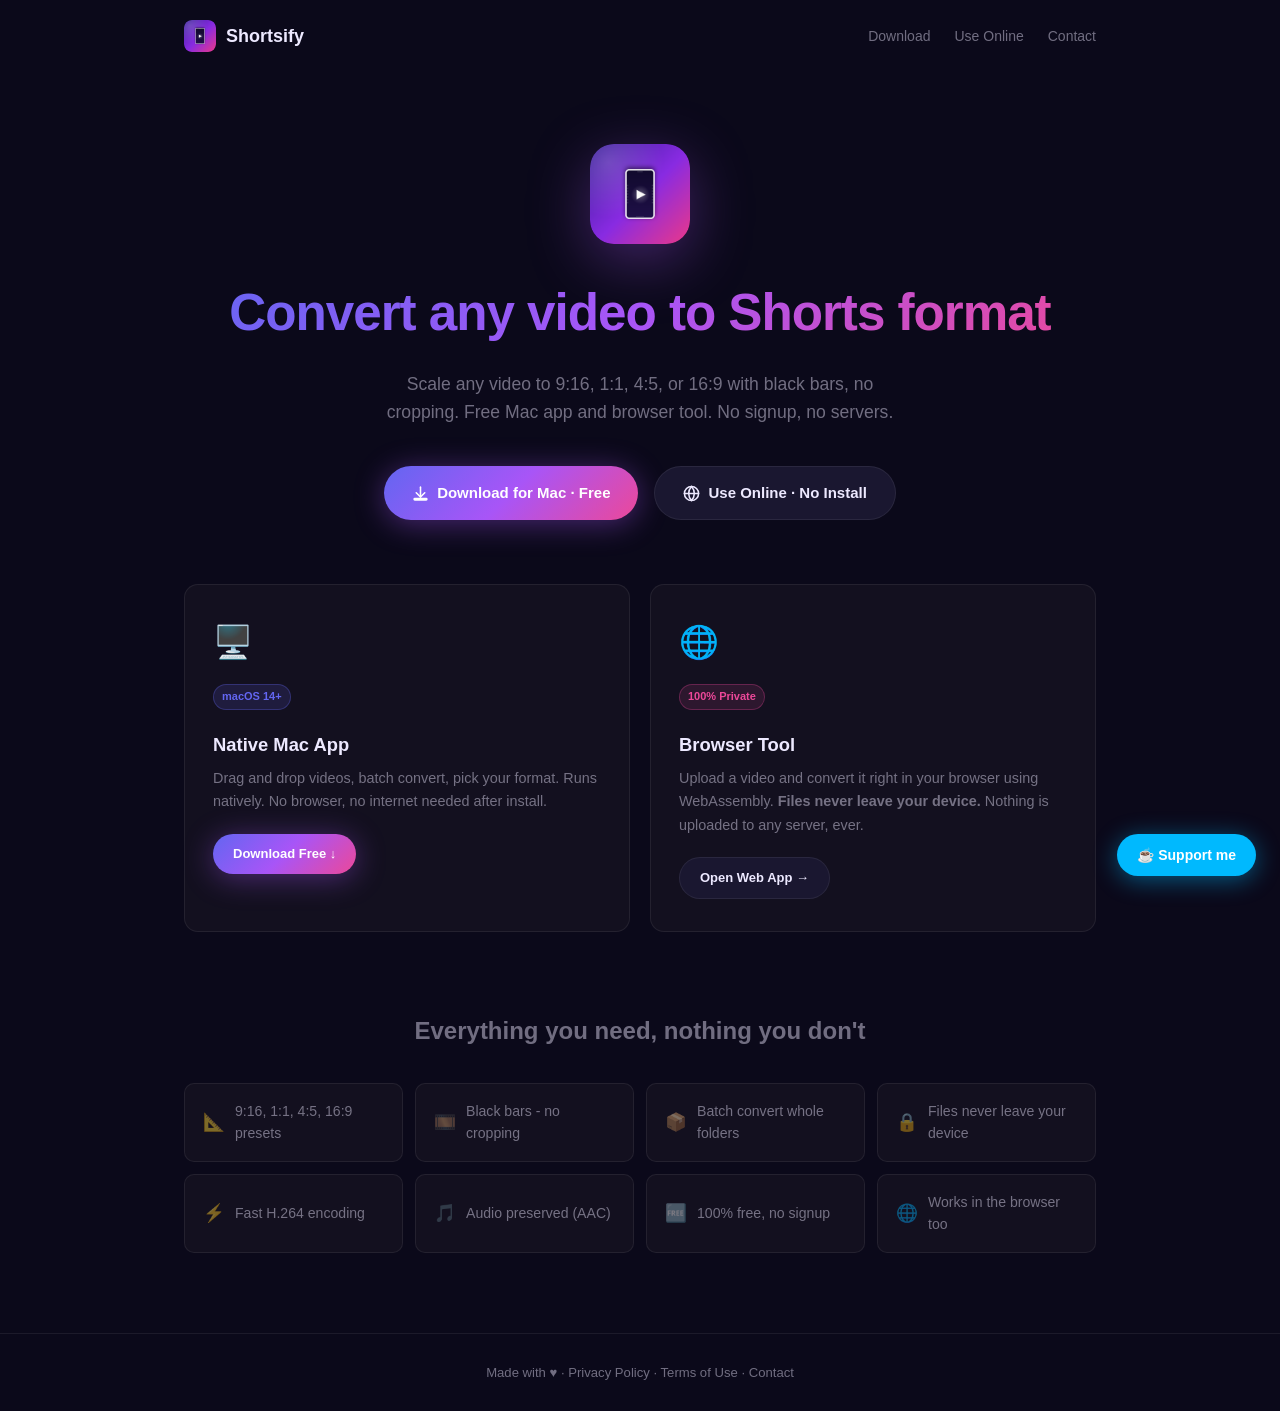
<file: docs/index.html>
<!DOCTYPE html>
<html lang="en">
<head>
  <meta charset="UTF-8" />
  <meta name="viewport" content="width=device-width, initial-scale=1.0" />
  <title>Shortsify · Convert Any Video to 9:16 Instantly</title>
  <meta name="description" content="Convert any video to YouTube Shorts, TikTok, or Instagram Reels format. Free Mac app and browser tool. No signup, no upload, 100% private." />
  <link rel="icon" type="image/png" href="icon.png" />
  <link rel="stylesheet" href="style.css" />

  <!-- Google tag (gtag.js) -->
  <script async src="https://www.googletagmanager.com/gtag/js?id=G-JB81H4N868"></script>
  <script>
    window.dataLayer = window.dataLayer || [];
    function gtag(){dataLayer.push(arguments);}
    gtag('js', new Date());
    gtag('config', 'G-JB81H4N868');
  </script>

  <!-- Google AdSense -->
  <script async src="https://pagead2.googlesyndication.com/pagead/js/adsbygoogle.js?client=ca-pub-3979207653094537" crossorigin="anonymous"></script>
</head>
<body>

<!-- ── AdSense Top Banner ─────────────────────────────────────── -->
<div class="adsense-top">
  <ins class="adsbygoogle"
       style="display:block"
       data-ad-client="ca-pub-3979207653094537"
       data-ad-slot="7152144974"
       data-ad-format="horizontal"
       data-full-width-responsive="false"></ins>
  <script>(adsbygoogle = window.adsbygoogle || []).push({});</script>
</div>

<!-- ── Nav ───────────────────────────────────────────────────── -->
<nav class="nav">
  <a href="index.html" class="nav-logo">
    <img src="icon.png" alt="Shortsify" />
    Shortsify
  </a>
  <div class="nav-links">
    <a href="download.html">Download</a>
    <a href="online.html">Use Online</a>
    <a href="contact.html">Contact</a>
  </div>
</nav>

<!-- ── Hero ──────────────────────────────────────────────────── -->
<section class="hero">
  <img src="icon.png" alt="Shortsify icon" class="hero-icon" />
  <h1>Convert any video to&nbsp;Shorts&nbsp;format</h1>
  <p>Scale any video to 9:16, 1:1, 4:5, or 16:9 with black bars, no cropping. Free Mac app and browser tool. No signup, no servers.</p>
  <div class="cta-row">
    <a href="download.html" class="btn btn-primary">
      <svg width="17" height="17" viewBox="0 0 24 24" fill="none" stroke="currentColor" stroke-width="2.2" stroke-linecap="round" stroke-linejoin="round"><path d="M12 17V3"/><path d="m6 11 6 6 6-6"/><rect x="3" y="19" width="18" height="2" rx="1"/></svg>
      Download for Mac · Free
    </a>
    <a href="online.html" class="btn btn-secondary">
      <svg width="17" height="17" viewBox="0 0 24 24" fill="none" stroke="currentColor" stroke-width="2.2" stroke-linecap="round" stroke-linejoin="round"><circle cx="12" cy="12" r="10"/><path d="M2 12h20M12 2a15.3 15.3 0 0 1 4 10 15.3 15.3 0 0 1-4 10 15.3 15.3 0 0 1-4-10 15.3 15.3 0 0 1 4-10z"/></svg>
      Use Online · No Install
    </a>
  </div>
</section>

<!-- ── Option Cards ───────────────────────────────────────────── -->
<div class="cards">
  <a href="download.html" class="card" style="text-decoration:none;color:inherit;">
    <div class="card-icon">🖥️</div>
    <span class="badge">macOS 14+</span>
    <h3>Native Mac App</h3>
    <p>Drag and drop videos, batch convert, pick your format. Runs natively. No browser, no internet needed after install.</p>
    <span class="btn btn-primary" style="font-size:13px;padding:10px 20px;">
      Download Free ↓
    </span>
  </a>

  <a href="online.html" class="card" style="text-decoration:none;color:inherit;">
    <div class="card-icon">🌐</div>
    <span class="badge" style="background:rgba(236,72,153,0.12);color:#ec4899;border-color:rgba(236,72,153,0.3);">100% Private</span>
    <h3>Browser Tool</h3>
    <p>Upload a video and convert it right in your browser using WebAssembly. <strong>Files never leave your device.</strong> Nothing is uploaded to any server, ever.</p>
    <span class="btn btn-secondary" style="font-size:13px;padding:10px 20px;">
      Open Web App →
    </span>
  </a>
</div>


<!-- ── Features ───────────────────────────────────────────────── -->
<section class="features">
  <h2>Everything you need, nothing you don't</h2>
  <div class="features-grid">
    <div class="feat"><span>📐</span> 9:16, 1:1, 4:5, 16:9 presets</div>
    <div class="feat"><span>🎞️</span> Black bars - no cropping</div>
    <div class="feat"><span>📦</span> Batch convert whole folders</div>
    <div class="feat"><span>🔒</span> Files never leave your device</div>
    <div class="feat"><span>⚡</span> Fast H.264 encoding</div>
    <div class="feat"><span>🎵</span> Audio preserved (AAC)</div>
    <div class="feat"><span>🆓</span> 100% free, no signup</div>
    <div class="feat"><span>🌐</span> Works in the browser too</div>
  </div>
</section>

<!-- ── Footer ─────────────────────────────────────────────────── -->
<footer>
  <p>Made with ♥ · <a href="privacy.html">Privacy Policy</a> · <a href="terms.html">Terms of Use</a> · <a href="contact.html">Contact</a></p>
</footer>





<!-- ── Ko-fi ───────────────────────────────────────────────────── -->
<a href="https://ko-fi.com/yooyplay" target="_blank" class="kofi-widget" style="position:fixed;bottom:24px;right:24px;z-index:9999;background:#00b9fe;color:#fff;padding:10px 20px;border-radius:50px;font-weight:600;font-size:14px;text-decoration:none;box-shadow:0 4px 24px rgba(0,185,254,0.45);">☕ Support me</a>

</body>
</html>
</file>
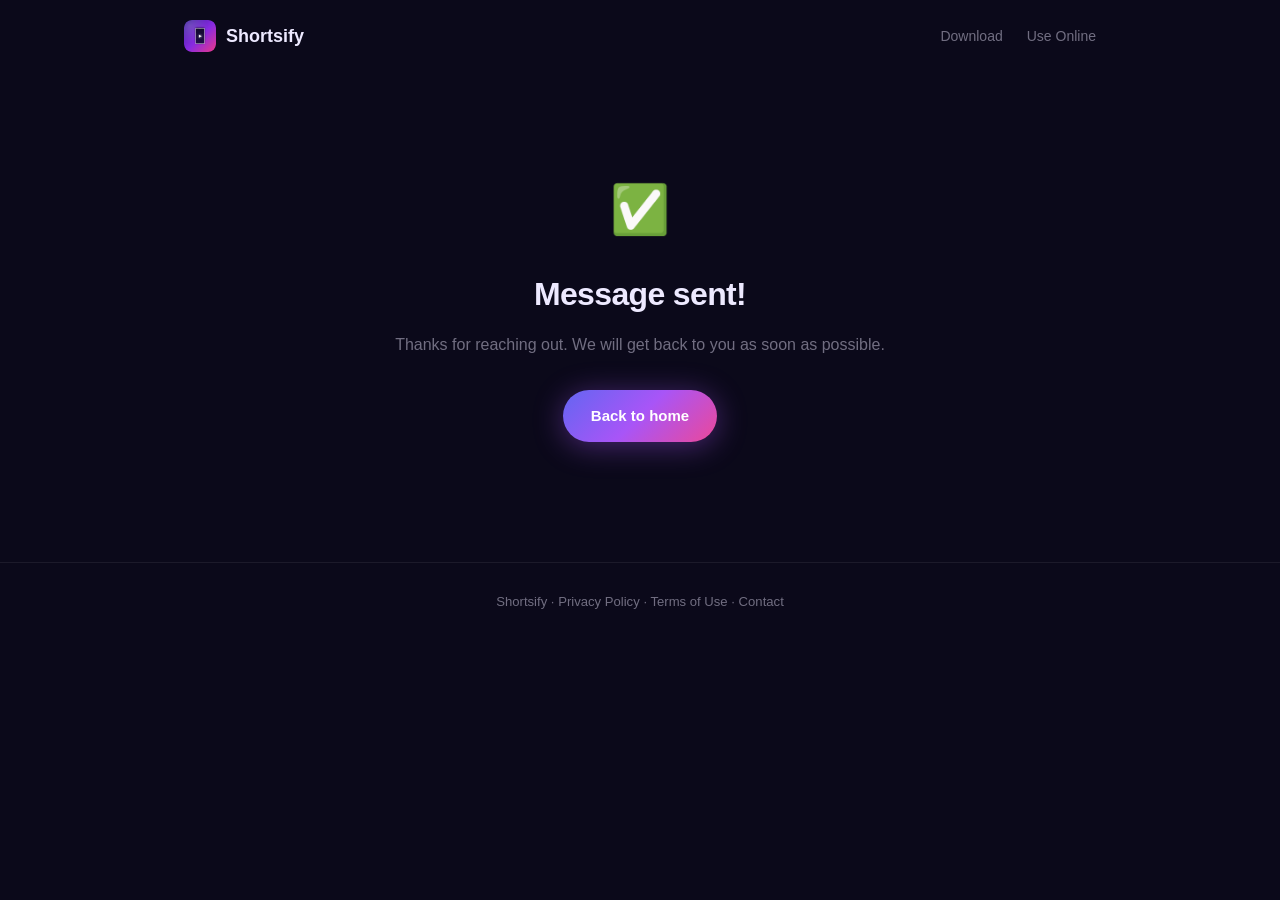
<file: docs/contact-thanks.html>
<!DOCTYPE html>
<html lang="en">
<head>
  <meta charset="UTF-8" />
  <meta name="viewport" content="width=device-width, initial-scale=1.0" />
  <title>Message Sent · Shortsify</title>
  <link rel="icon" type="image/png" href="icon.png" />
  <link rel="stylesheet" href="style.css" />
</head>
<body>

<nav class="nav">
  <a href="index.html" class="nav-logo">
    <img src="icon.png" alt="Shortsify" />
    Shortsify
  </a>
  <div class="nav-links">
    <a href="download.html">Download</a>
    <a href="online.html">Use Online</a>
  </div>
</nav>

<div class="page" style="text-align:center;padding-top:100px;">
  <div style="font-size:3rem;margin-bottom:20px;">✅</div>
  <h1 style="margin-bottom:12px;">Message sent!</h1>
  <p style="color:var(--muted);margin-bottom:32px;">Thanks for reaching out. We will get back to you as soon as possible.</p>
  <a href="index.html" class="btn btn-primary">Back to home</a>
</div>

<footer>
  <p>
    Shortsify ·
    <a href="privacy.html">Privacy Policy</a> ·
    <a href="terms.html">Terms of Use</a> ·
    <a href="contact.html">Contact</a>
  </p>
</footer>

</body>
</html>
</file>
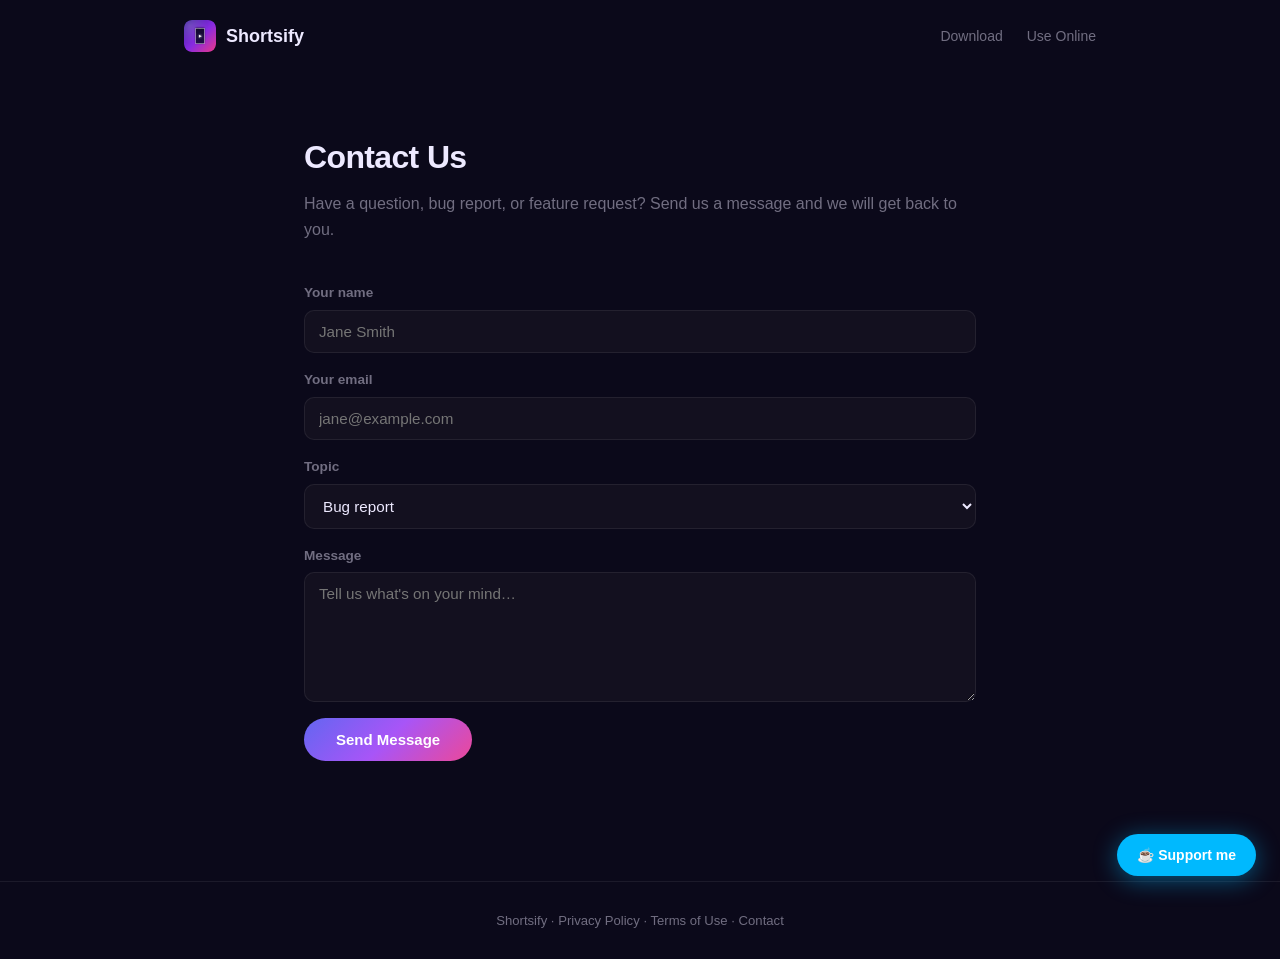
<file: docs/contact.html>
<!DOCTYPE html>
<html lang="en">
<head>
  <meta charset="UTF-8" />
  <meta name="viewport" content="width=device-width, initial-scale=1.0" />
  <title>Contact · Shortsify</title>
  <meta name="description" content="Get in touch with the Shortsify team." />
  <link rel="icon" type="image/png" href="icon.png" />
  <link rel="stylesheet" href="style.css" />
  <script async src="https://www.googletagmanager.com/gtag/js?id=G-JB81H4N868"></script>
  <script>
    window.dataLayer = window.dataLayer || [];
    function gtag(){dataLayer.push(arguments);}
    gtag('js', new Date());
    gtag('config', 'G-JB81H4N868');
  </script>
  <style>
    .contact-form {
      display: flex;
      flex-direction: column;
      gap: 16px;
      margin-top: 32px;
    }
    .form-group {
      display: flex;
      flex-direction: column;
      gap: 6px;
    }
    .form-group label {
      font-size: .85rem;
      font-weight: 600;
      color: var(--muted);
    }
    .form-group input,
    .form-group textarea,
    .form-group select {
      background: var(--surface);
      border: 1.5px solid var(--border);
      border-radius: 10px;
      padding: 12px 14px;
      color: var(--text);
      font-size: .95rem;
      font-family: inherit;
      outline: none;
      transition: border-color .2s;
      width: 100%;
    }
    .form-group input:focus,
    .form-group textarea:focus,
    .form-group select:focus {
      border-color: var(--a2);
    }
    .form-group textarea {
      resize: vertical;
      min-height: 130px;
    }
    .form-group select option {
      background: var(--surface2);
    }
    .submit-btn {
      align-self: flex-start;
      background: var(--grad);
      color: #fff;
      border: none;
      border-radius: 50px;
      padding: 13px 32px;
      font-size: 15px;
      font-weight: 600;
      cursor: pointer;
      transition: opacity .2s, transform .2s;
    }
    .submit-btn:hover { opacity: .9; transform: translateY(-1px); }
  </style>
</head>
<body>

<nav class="nav">
  <a href="index.html" class="nav-logo">
    <img src="icon.png" alt="Shortsify" />
    Shortsify
  </a>
  <div class="nav-links">
    <a href="download.html">Download</a>
    <a href="online.html">Use Online</a>
  </div>
</nav>

<div class="page">
  <h1>Contact Us</h1>
  <p>Have a question, bug report, or feature request? Send us a message and we will get back to you.</p>

  <form
    class="contact-form"
    action="https://formsubmit.co/yooyplay@gmail.com"
    method="POST"
  >
    <!-- FormSubmit config -->
    <input type="hidden" name="_subject" value="Shortsify Contact Form" />
    <input type="hidden" name="_captcha" value="false" />
    <input type="hidden" name="_next" value="https://yooyplay.github.io/Shortsify/contact-thanks.html" />
    <input type="text" name="_honey" style="display:none" />

    <div class="form-group">
      <label for="name">Your name</label>
      <input type="text" id="name" name="name" placeholder="Jane Smith" required />
    </div>

    <div class="form-group">
      <label for="email">Your email</label>
      <input type="email" id="email" name="email" placeholder="jane@example.com" required />
    </div>

    <div class="form-group">
      <label for="topic">Topic</label>
      <select id="topic" name="topic">
        <option value="bug">Bug report</option>
        <option value="feature">Feature request</option>
        <option value="question">General question</option>
        <option value="other">Other</option>
      </select>
    </div>

    <div class="form-group">
      <label for="message">Message</label>
      <textarea id="message" name="message" placeholder="Tell us what's on your mind…" required></textarea>
    </div>

    <button type="submit" class="submit-btn">Send Message</button>
  </form>
</div>

<footer>
  <p>
    Shortsify ·
    <a href="privacy.html">Privacy Policy</a> ·
    <a href="terms.html">Terms of Use</a> ·
    <a href="contact.html">Contact</a>
  </p>
</footer>

<a href="https://ko-fi.com/yooyplay" target="_blank" class="kofi-widget" style="position:fixed;bottom:24px;right:24px;z-index:9999;background:#00b9fe;color:#fff;padding:10px 20px;border-radius:50px;font-weight:600;font-size:14px;text-decoration:none;box-shadow:0 4px 24px rgba(0,185,254,0.45);">☕ Support me</a>

</body>
</html>
</file>
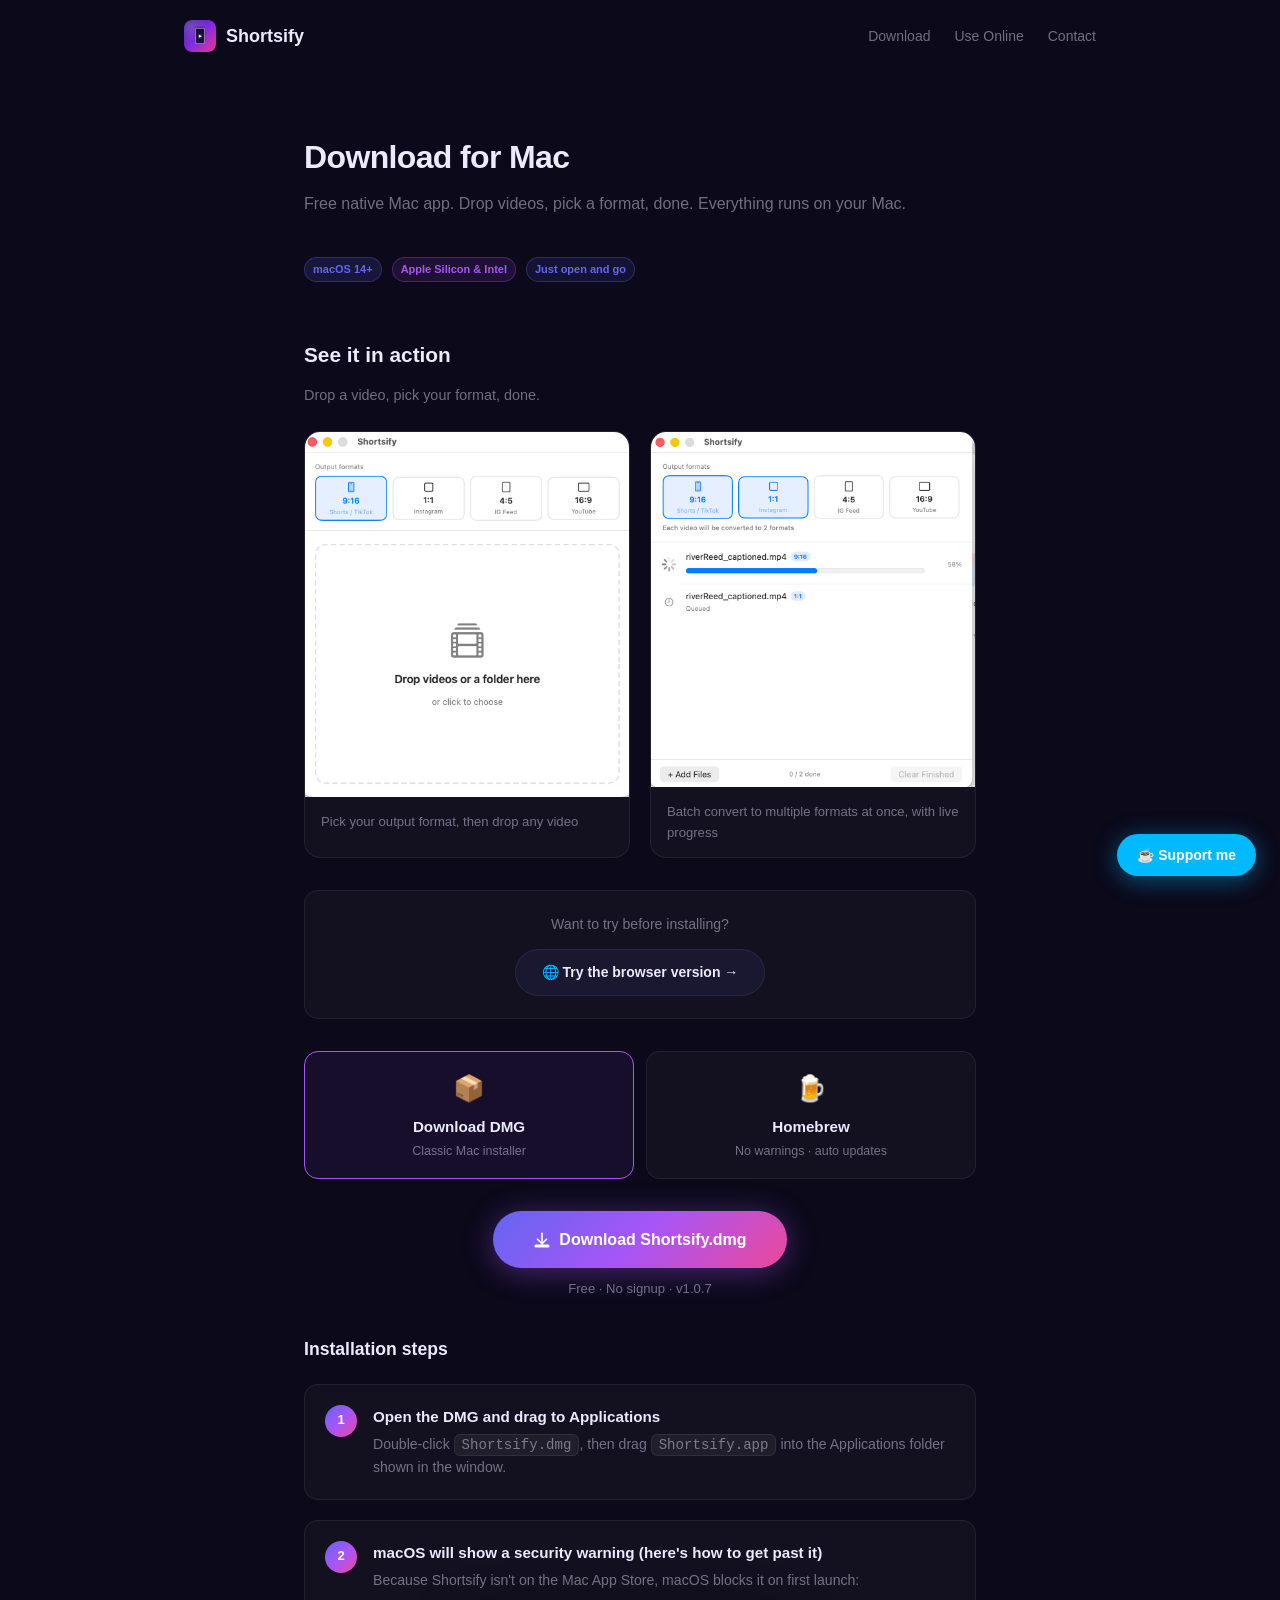
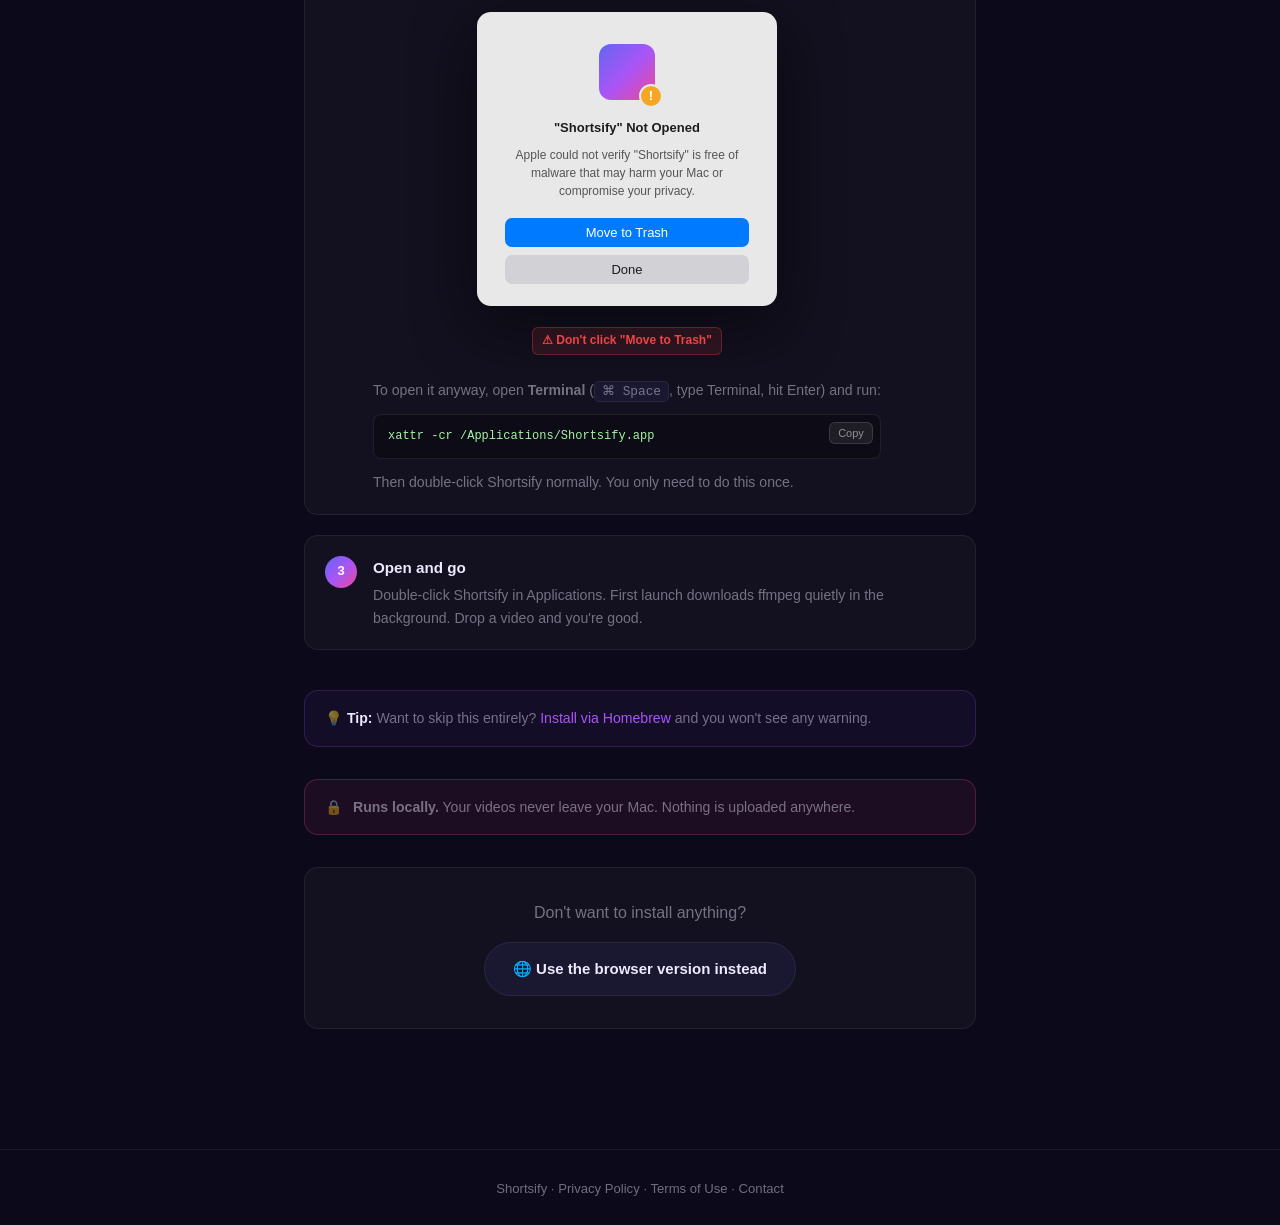
<file: docs/download.html>
<!DOCTYPE html>
<html lang="en">
<head>
  <meta charset="UTF-8" />
  <meta name="viewport" content="width=device-width, initial-scale=1.0" />
  <title>Download Shortsify for Mac</title>
  <meta name="description" content="Download Shortsify, free Mac app to convert videos to YouTube Shorts format." />
  <link rel="icon" type="image/png" href="icon.png" />
  <link rel="stylesheet" href="style.css" />
  <!-- Google tag (gtag.js) -->
  <script async src="https://www.googletagmanager.com/gtag/js?id=G-JB81H4N868"></script>
  <script>
    window.dataLayer = window.dataLayer || [];
    function gtag(){dataLayer.push(arguments);}
    gtag('js', new Date());
    gtag('config', 'G-JB81H4N868');
  </script>

  <!-- Google AdSense -->
  <script async src="https://pagead2.googlesyndication.com/pagead/js/adsbygoogle.js?client=ca-pub-3979207653094537" crossorigin="anonymous"></script>
  <style>
    .method-tabs { display:flex; gap:12px; margin-bottom:32px; }
    .method-tab {
      flex:1; padding:16px; border-radius:var(--radius);
      border:1.5px solid var(--border); background:var(--surface);
      cursor:pointer; text-align:center; transition:border-color .2s, background .2s;
    }
    .method-tab.active {
      border-color:var(--a2); background:rgba(168,85,247,0.08);
    }
    .method-tab .tab-icon { font-size:1.6rem; margin-bottom:6px; }
    .method-tab .tab-title { font-weight:700; font-size:.95rem; }
    .method-tab .tab-sub { font-size:.78rem; color:var(--muted); margin-top:3px; }
    .method-panel { display:none; }
    .method-panel.active { display:block; }

    /* Gatekeeper dialog mock */
    .gatekeeper-mock {
      background:#e8e8e8;
      border-radius:14px;
      padding:28px 28px 22px;
      max-width:300px;
      margin:20px auto;
      box-shadow:0 20px 60px rgba(0,0,0,0.5);
      text-align:center;
      font-family:-apple-system,BlinkMacSystemFont,sans-serif;
    }
    .gk-icon-wrap {
      width:64px; height:64px; margin:0 auto 14px;
      position:relative; display:flex; align-items:center; justify-content:center;
    }
    .gk-app-icon {
      width:56px; height:56px;
      background:linear-gradient(135deg,#6366f1,#a855f7,#ec4899);
      border-radius:12px;
    }
    .gk-warn-badge {
      position:absolute; bottom:-4px; right:-4px;
      width:24px; height:24px; background:#f5a623;
      border-radius:50%; border:2px solid #e8e8e8;
      display:flex; align-items:center; justify-content:center;
      font-size:13px; font-weight:900; color:#fff; line-height:1;
    }
    .gk-title { font-size:13px; font-weight:700; color:#1d1d1f; margin-bottom:8px; }
    .gk-body { font-size:12px; color:#555; line-height:1.5; margin-bottom:18px; }
    .gk-btns { display:flex; flex-direction:column; gap:8px; }
    .gk-btn {
      padding:7px; border-radius:7px; font-size:13px; font-weight:500;
      border:none; cursor:default;
    }
    .gk-btn.primary { background:#007aff; color:#fff; }
    .gk-btn.secondary { background:#d1d1d6; color:#1d1d1f; }

    .gk-label {
      display:inline-block; background:rgba(239,68,68,0.12); color:#ef4444;
      border:1px solid rgba(239,68,68,0.3); border-radius:6px;
      font-size:.75rem; font-weight:600; padding:3px 9px; margin-bottom:14px;
    }
    kbd {
      background:var(--surface2); border:1px solid var(--border);
      border-radius:5px; padding:2px 7px; font-family:'SF Mono',Menlo,monospace;
      font-size:.8rem;
    }
    .step-body { min-width: 0; overflow: hidden; }
    .terminal-wrap { position:relative; margin:12px 0; }
    .terminal-block {
      background:rgba(0,0,0,0.3); border:1px solid rgba(255,255,255,0.08);
      border-radius:8px; padding:12px 14px; padding-right:44px;
      font-family:'SF Mono',Menlo,monospace; font-size:12px;
      color:#a5f3a5; white-space:pre-wrap; word-break:break-all;
      margin:0;
    }
    .copy-btn {
      position:absolute; top:8px; right:8px;
      background:rgba(255,255,255,0.08); border:1px solid rgba(255,255,255,0.12);
      border-radius:6px; padding:4px 8px; cursor:pointer;
      font-size:11px; color:rgba(255,255,255,0.5);
      transition:background .15s, color .15s;
    }
    .copy-btn:hover { background:rgba(255,255,255,0.15); color:#fff; }
    .copy-btn.copied { color:#a5f3a5; border-color:rgba(165,243,165,0.3); }
  </style>
</head>
<body>

<!-- ── AdSense Top Banner ─────────────────────────────────────── -->
<div class="adsense-top">
  <ins class="adsbygoogle"
       style="display:block"
       data-ad-client="ca-pub-3979207653094537"
       data-ad-slot="7152144974"
       data-ad-format="horizontal"
       data-full-width-responsive="false"></ins>
  <script>(adsbygoogle = window.adsbygoogle || []).push({});</script>
</div>

<!-- ── Nav ───────────────────────────────────────────────────── -->
<nav class="nav">
  <a href="index.html" class="nav-logo">
    <img src="icon.png" alt="Shortsify" />
    Shortsify
  </a>
  <div class="nav-links">
    <a href="download.html">Download</a>
    <a href="online.html">Use Online</a>
    <a href="contact.html">Contact</a>
  </div>
</nav>

<!-- ── Page Content ───────────────────────────────────────────── -->
<div class="page">

  <h1>Download for Mac</h1>
  <p>Free native Mac app. Drop videos, pick a format, done. Everything runs on your Mac.</p>

  <!-- Badges -->
  <div style="display:flex;gap:10px;flex-wrap:wrap;margin-bottom:36px;">
    <span class="badge">macOS 14+</span>
    <span class="badge" style="background:rgba(168,85,247,0.12);color:var(--a2);border-color:rgba(168,85,247,0.3);">Apple Silicon &amp; Intel</span>
    <span class="badge" style="background:rgba(99,102,241,0.12);color:var(--a1);border-color:rgba(99,102,241,0.3);">Just open and go</span>
  </div>

  <!-- See it in action -->
  <h2 style="font-size:1.3rem;font-weight:700;margin-bottom:12px;">See it in action</h2>
  <p style="color:var(--muted);font-size:.9rem;margin-bottom:24px;">Drop a video, pick your format, done.</p>
  <div style="display:grid;grid-template-columns:repeat(auto-fit,minmax(260px,1fr));gap:20px;margin-bottom:32px;">
    <div style="background:var(--surface);border:1px solid var(--border);border-radius:16px;overflow:hidden;">
      <img src="screenshot-1.png" alt="Shortsify drop zone" style="width:100%;display:block;" />
      <p style="padding:14px 16px;font-size:.82rem;color:var(--muted);margin:0;">Pick your output format, then drop any video</p>
    </div>
    <div style="background:var(--surface);border:1px solid var(--border);border-radius:16px;overflow:hidden;">
      <img src="screenshot-2.png" alt="Shortsify converting" style="width:100%;display:block;" />
      <p style="padding:14px 16px;font-size:.82rem;color:var(--muted);margin:0;">Batch convert to multiple formats at once, with live progress</p>
    </div>
  </div>

  <!-- Try browser version -->
  <div style="text-align:center;padding:22px;background:var(--surface);border:1px solid var(--border);border-radius:var(--radius);margin-bottom:32px;">
    <p style="color:var(--muted);font-size:.88rem;margin-bottom:14px;">Want to try before installing?</p>
    <a href="online.html" class="btn btn-secondary" style="font-size:14px;padding:11px 26px;">
      🌐 Try the browser version →
    </a>
  </div>

  <!-- Method Tabs -->
  <div class="method-tabs">
    <div class="method-tab active" onclick="switchTab('dmg')">
      <div class="tab-icon">📦</div>
      <div class="tab-title">Download DMG</div>
      <div class="tab-sub">Classic Mac installer</div>
    </div>
    <div class="method-tab" onclick="switchTab('brew')">
      <div class="tab-icon">🍺</div>
      <div class="tab-title">Homebrew</div>
      <div class="tab-sub">No warnings · auto updates</div>
    </div>
  </div>

  <!-- ── DMG Panel ──────────────────────────────────────────────── -->
  <div class="method-panel active" id="panel-dmg">

    <div style="text-align:center;margin-bottom:36px;">
      <a href="https://github.com/yooyplay/Shortsify/releases/latest/download/Shortsify.dmg"
         class="btn btn-primary" style="font-size:16px;padding:16px 40px;">
        <svg width="18" height="18" viewBox="0 0 24 24" fill="none" stroke="currentColor" stroke-width="2.2" stroke-linecap="round" stroke-linejoin="round"><path d="M12 17V3"/><path d="m6 11 6 6 6-6"/><rect x="3" y="19" width="18" height="2" rx="1"/></svg>
        Download Shortsify.dmg
      </a>
      <p style="margin-top:10px;color:var(--muted);font-size:.82rem;">Free · No signup · v1.0.7</p>
    </div>

    <h2 style="font-size:1.1rem;font-weight:700;margin-bottom:20px;">Installation steps</h2>
    <div class="steps">

      <div class="step">
        <div class="step-num">1</div>
        <div class="step-body">
          <h4>Open the DMG and drag to Applications</h4>
          <p>Double-click <code>Shortsify.dmg</code>, then drag <code>Shortsify.app</code> into the Applications folder shown in the window.</p>
        </div>
      </div>

      <div class="step">
        <div class="step-num">2</div>
        <div class="step-body">
          <h4>macOS will show a security warning (here's how to get past it)</h4>
          <p>Because Shortsify isn't on the Mac App Store, macOS blocks it on first launch:</p>

          <div class="gatekeeper-mock">
            <div class="gk-icon-wrap">
              <div class="gk-app-icon"></div>
              <div class="gk-warn-badge">!</div>
            </div>
            <div class="gk-title">"Shortsify" Not Opened</div>
            <div class="gk-body">Apple could not verify "Shortsify" is free of malware that may harm your Mac or compromise your privacy.</div>
            <div class="gk-btns">
              <button class="gk-btn primary">Move to Trash</button>
              <button class="gk-btn secondary">Done</button>
            </div>
          </div>

          <div style="text-align:center;"><span class="gk-label">⚠ Don't click "Move to Trash"</span></div>

          <p style="margin-top:10px;">To open it anyway, open <strong>Terminal</strong> (<kbd>⌘ Space</kbd>, type Terminal, hit Enter) and run:</p>
          <div class="terminal-wrap"><pre class="terminal-block">xattr -cr /Applications/Shortsify.app</pre><button class="copy-btn" onclick="copyCode(this)">Copy</button></div>
          <p>Then double-click Shortsify normally. You only need to do this once.</p>
        </div>
      </div>

      <div class="step">
        <div class="step-num">3</div>
        <div class="step-body">
          <h4>Open and go</h4>
          <p>Double-click Shortsify in Applications. First launch downloads ffmpeg quietly in the background. Drop a video and you're good.</p>
        </div>
      </div>

    </div>

    <div style="background:rgba(168,85,247,0.06);border:1px solid rgba(168,85,247,0.2);border-radius:var(--radius);padding:16px 20px;margin-top:8px;font-size:.88rem;color:var(--muted);">
      💡 <strong style="color:var(--text);">Tip:</strong> Want to skip this entirely?
      <a href="#" onclick="switchTab('brew');return false;" style="color:var(--a2);">Install via Homebrew</a> and you won't see any warning.
    </div>

  </div>

  <!-- ── Homebrew Panel ─────────────────────────────────────────── -->
  <div class="method-panel" id="panel-brew">

    <div style="background:var(--surface);border:1px solid var(--border);border-radius:var(--radius);padding:22px;margin-bottom:28px;">
      <h3 style="font-size:.95rem;font-weight:700;margin-bottom:8px;">🍺 What is Homebrew?</h3>
      <p style="font-size:.88rem;color:var(--muted);line-height:1.7;margin:0;">Homebrew is a free package manager for Mac, used by millions of developers. You run a command in Terminal and it handles the download, checksum check, and install. No popups, no Gatekeeper warnings, and updating later is one command.</p>
    </div>

    <h2 style="font-size:1.1rem;font-weight:700;margin-bottom:20px;">Install via Homebrew</h2>
    <div class="steps">

      <div class="step">
        <div class="step-num">1</div>
        <div class="step-body">
          <h4>Install Homebrew (skip if you already have it)</h4>
          <p>Open Terminal (<kbd>⌘ Space</kbd> → type <em>Terminal</em>) and run:</p>
          <div class="terminal-wrap"><pre class="terminal-block">/bin/bash -c "$(curl -fsSL https://raw.githubusercontent.com/Homebrew/install/HEAD/install.sh)"</pre><button class="copy-btn" onclick="copyCode(this)">Copy</button></div>
        </div>
      </div>

      <div class="step">
        <div class="step-num">2</div>
        <div class="step-body">
          <h4>Install Shortsify</h4>
          <div class="terminal-wrap"><pre class="terminal-block">brew tap yooyplay/tap
brew trust yooyplay/tap
brew reinstall --cask shortsify
xattr -cr /Applications/Shortsify.app
open /Applications/Shortsify.app</pre><button class="copy-btn" onclick="copyCode(this)">Copy</button></div>
          <p style="margin-top:10px;font-size:.83rem;color:var(--muted);">Homebrew downloads and installs it. No security warnings.</p>
        </div>
      </div>

      <div class="step">
        <div class="step-num">3</div>
        <div class="step-body">
          <h4>Update anytime with one command</h4>
          <div class="terminal-wrap"><pre class="terminal-block">brew upgrade --cask shortsify</pre><button class="copy-btn" onclick="copyCode(this)">Copy</button></div>
        </div>
      </div>

    </div>

  </div>

  <!-- Privacy note -->
  <div class="warning" style="margin-top:32px;">
    <span>🔒</span>
    <div>
      <strong>Runs locally.</strong> Your videos never leave your Mac. Nothing is uploaded anywhere.
    </div>
  </div>

  <!-- Prefer browser -->
  <div style="text-align:center;padding:32px;background:var(--surface);border:1px solid var(--border);border-radius:var(--radius);margin-top:24px;">
    <p style="color:var(--muted);margin-bottom:16px;">Don't want to install anything?</p>
    <a href="online.html" class="btn btn-secondary">
      🌐 Use the browser version instead
    </a>
  </div>

</div>

<!-- ── Footer ─────────────────────────────────────────────────── -->
<footer>
  <p>Shortsify · <a href="privacy.html">Privacy Policy</a> · <a href="terms.html">Terms of Use</a> · <a href="contact.html">Contact</a></p>
</footer>





<!-- ── Ko-fi ───────────────────────────────────────────────────── -->
<a href="https://ko-fi.com/yooyplay" target="_blank" class="kofi-widget" style="position:fixed;bottom:24px;right:24px;z-index:9999;background:#00b9fe;color:#fff;padding:10px 20px;border-radius:50px;font-weight:600;font-size:14px;text-decoration:none;box-shadow:0 4px 24px rgba(0,185,254,0.45);">☕ Support me</a>

<script>
function copyCode(btn) {
  var text = btn.previousElementSibling.innerText;
  navigator.clipboard.writeText(text).then(function() {
    btn.textContent = 'Copied!';
    btn.classList.add('copied');
    setTimeout(function() { btn.textContent = 'Copy'; btn.classList.remove('copied'); }, 2000);
  });
}
function switchTab(tab) {
  document.querySelectorAll('.method-tab').forEach(function(t, i) {
    t.classList.toggle('active', (tab === 'dmg' && i === 0) || (tab === 'brew' && i === 1));
  });
  document.getElementById('panel-dmg').classList.toggle('active', tab === 'dmg');
  document.getElementById('panel-brew').classList.toggle('active', tab === 'brew');
  window.scrollTo({top: 0, behavior: 'smooth'});
}
</script>

</body>
</html>
</file>
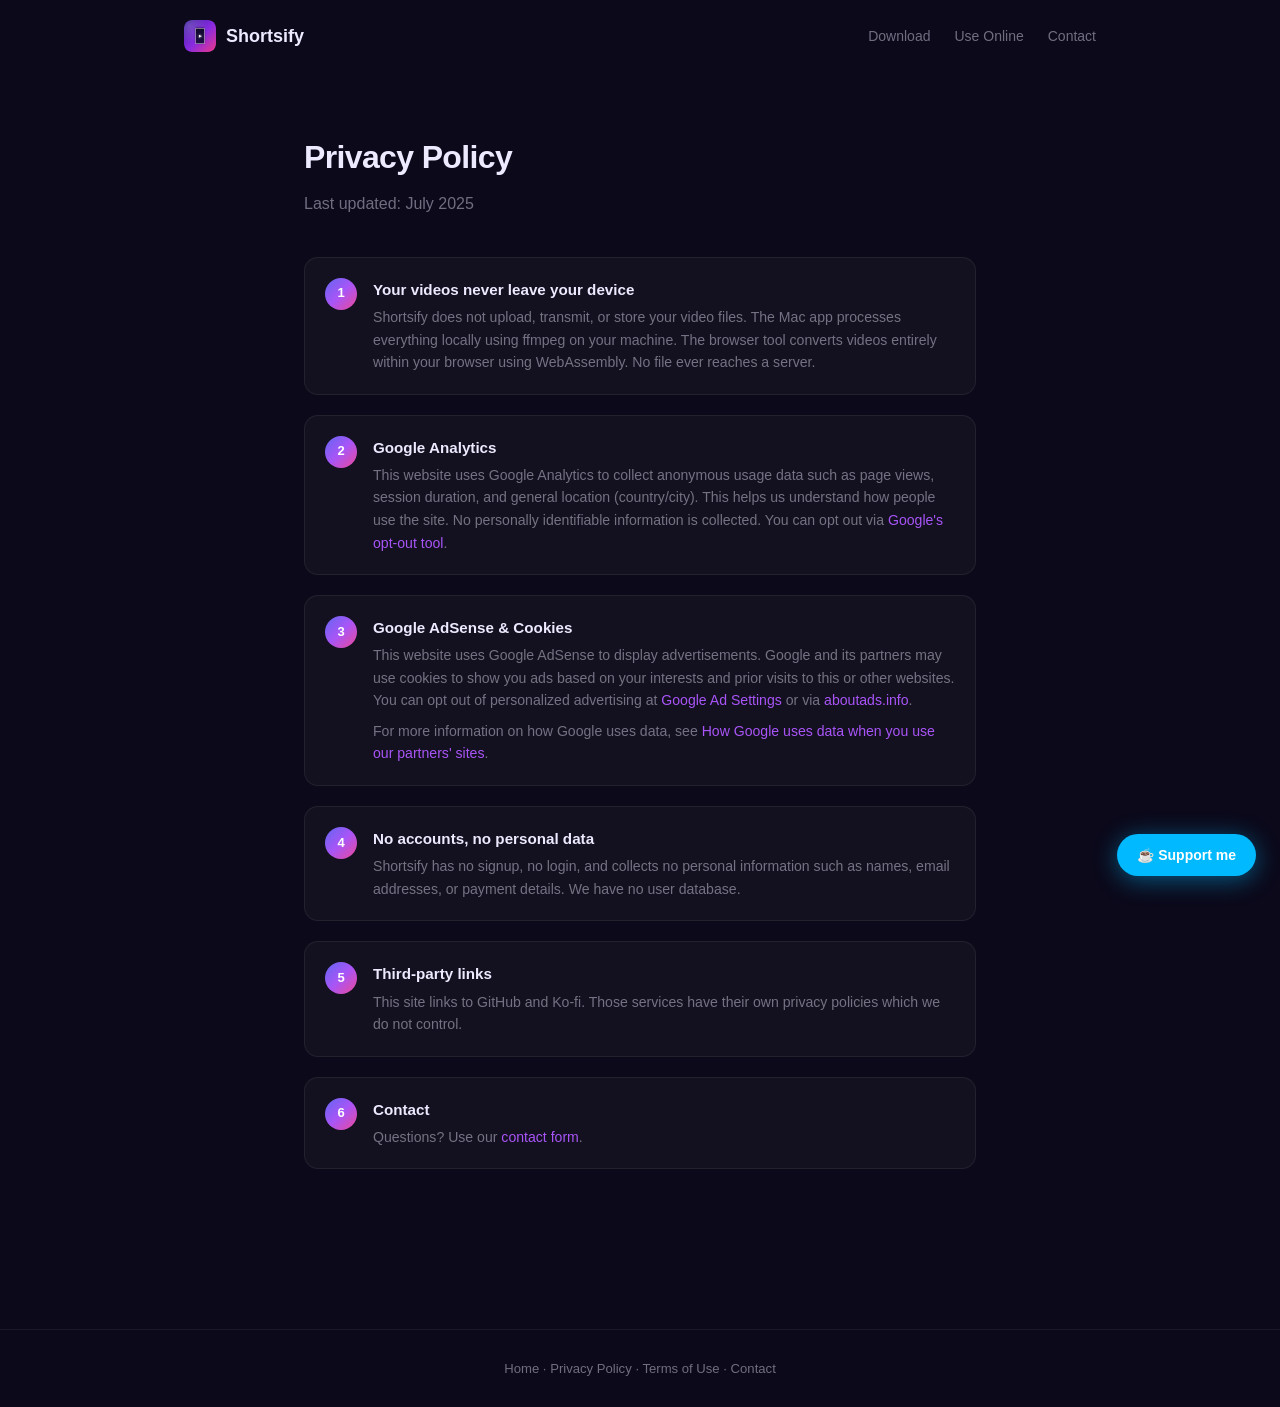
<file: docs/privacy.html>
<!DOCTYPE html>
<html lang="en">
<head>
  <meta charset="UTF-8" />
  <meta name="viewport" content="width=device-width, initial-scale=1.0" />
  <title>Privacy Policy · Shortsify</title>
  <meta name="description" content="Privacy Policy for Shortsify, free video converter for Mac and browser." />
  <link rel="icon" type="image/png" href="icon.png" />
  <link rel="stylesheet" href="style.css" />
  <script async src="https://www.googletagmanager.com/gtag/js?id=G-JB81H4N868"></script>
  <script>
    window.dataLayer = window.dataLayer || [];
    function gtag(){dataLayer.push(arguments);}
    gtag('js', new Date());
    gtag('config', 'G-JB81H4N868');
  </script>
</head>
<body>

<nav class="nav">
  <a href="index.html" class="nav-logo">
    <img src="icon.png" alt="Shortsify" />
    Shortsify
  </a>
  <div class="nav-links">
    <a href="download.html">Download</a>
    <a href="online.html">Use Online</a>
    <a href="contact.html">Contact</a>
  </div>
</nav>

<div class="page">
  <h1>Privacy Policy</h1>
  <p style="color:var(--muted);margin-bottom:40px;">Last updated: July 2025</p>

  <div class="steps">

    <div class="step">
      <div class="step-num">1</div>
      <div class="step-body">
        <h4>Your videos never leave your device</h4>
        <p>Shortsify does not upload, transmit, or store your video files. The Mac app processes everything locally using ffmpeg on your machine. The browser tool converts videos entirely within your browser using WebAssembly. No file ever reaches a server.</p>
      </div>
    </div>

    <div class="step">
      <div class="step-num">2</div>
      <div class="step-body">
        <h4>Google Analytics</h4>
        <p>This website uses Google Analytics to collect anonymous usage data such as page views, session duration, and general location (country/city). This helps us understand how people use the site. No personally identifiable information is collected. You can opt out via <a href="https://tools.google.com/dlpage/gaoptout" target="_blank">Google's opt-out tool</a>.</p>
      </div>
    </div>

    <div class="step">
      <div class="step-num">3</div>
      <div class="step-body">
        <h4>Google AdSense &amp; Cookies</h4>
        <p>This website uses Google AdSense to display advertisements. Google and its partners may use cookies to show you ads based on your interests and prior visits to this or other websites. You can opt out of personalized advertising at <a href="https://www.google.com/settings/ads" target="_blank">Google Ad Settings</a> or via <a href="https://www.aboutads.info/choices/" target="_blank">aboutads.info</a>.</p>
        <p style="margin-top:8px;">For more information on how Google uses data, see <a href="https://policies.google.com/technologies/partner-sites" target="_blank">How Google uses data when you use our partners' sites</a>.</p>
      </div>
    </div>

    <div class="step">
      <div class="step-num">4</div>
      <div class="step-body">
        <h4>No accounts, no personal data</h4>
        <p>Shortsify has no signup, no login, and collects no personal information such as names, email addresses, or payment details. We have no user database.</p>
      </div>
    </div>

    <div class="step">
      <div class="step-num">5</div>
      <div class="step-body">
        <h4>Third-party links</h4>
        <p>This site links to GitHub and Ko-fi. Those services have their own privacy policies which we do not control.</p>
      </div>
    </div>

    <div class="step">
      <div class="step-num">6</div>
      <div class="step-body">
        <h4>Contact</h4>
        <p>Questions? Use our <a href="contact.html">contact form</a>.</p>
      </div>
    </div>

  </div>
</div>

<footer>
  <p>
    <a href="index.html">Home</a> ·
    <a href="privacy.html">Privacy Policy</a> ·
    <a href="terms.html">Terms of Use</a> · <a href="contact.html">Contact</a>
    
  </p>
</footer>

<a href="https://ko-fi.com/yooyplay" target="_blank" class="kofi-widget" style="position:fixed;bottom:24px;right:24px;z-index:9999;background:#00b9fe;color:#fff;padding:10px 20px;border-radius:50px;font-weight:600;font-size:14px;text-decoration:none;box-shadow:0 4px 24px rgba(0,185,254,0.45);">☕ Support me</a>

</body>
</html>
</file>
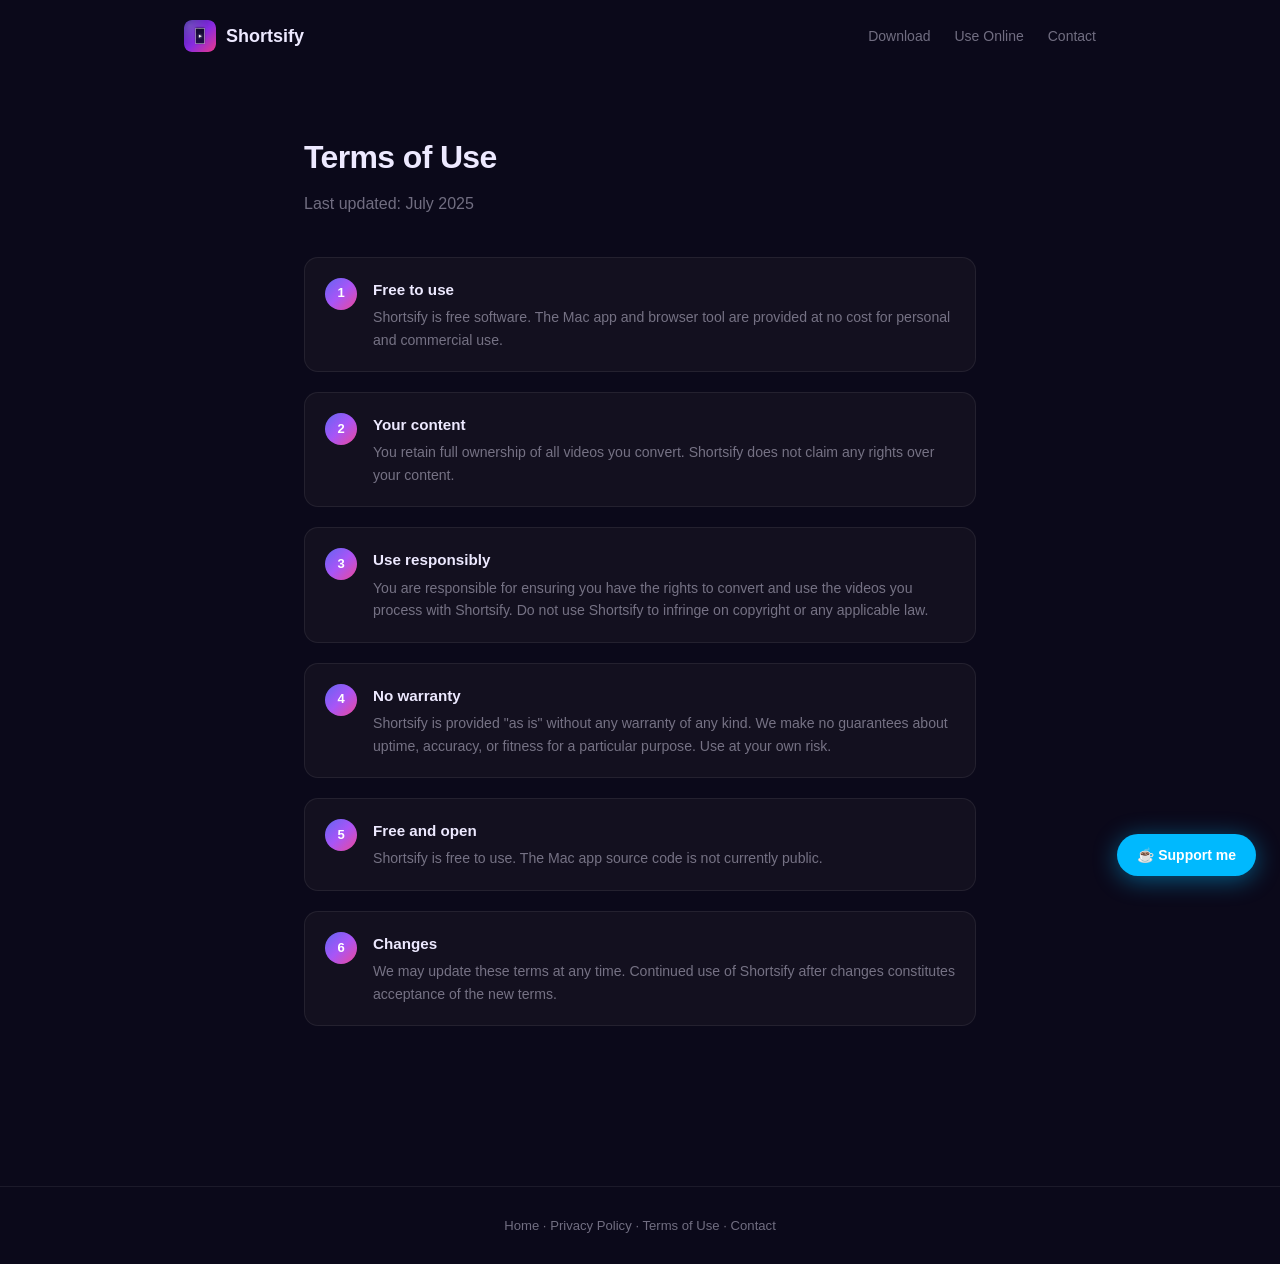
<file: docs/terms.html>
<!DOCTYPE html>
<html lang="en">
<head>
  <meta charset="UTF-8" />
  <meta name="viewport" content="width=device-width, initial-scale=1.0" />
  <title>Terms of Use · Shortsify</title>
  <meta name="description" content="Terms of Use for Shortsify, free video converter for Mac and browser." />
  <link rel="icon" type="image/png" href="icon.png" />
  <link rel="stylesheet" href="style.css" />
  <script async src="https://www.googletagmanager.com/gtag/js?id=G-JB81H4N868"></script>
  <script>
    window.dataLayer = window.dataLayer || [];
    function gtag(){dataLayer.push(arguments);}
    gtag('js', new Date());
    gtag('config', 'G-JB81H4N868');
  </script>
</head>
<body>

<nav class="nav">
  <a href="index.html" class="nav-logo">
    <img src="icon.png" alt="Shortsify" />
    Shortsify
  </a>
  <div class="nav-links">
    <a href="download.html">Download</a>
    <a href="online.html">Use Online</a>
    <a href="contact.html">Contact</a>
  </div>
</nav>

<div class="page">
  <h1>Terms of Use</h1>
  <p style="color:var(--muted);margin-bottom:40px;">Last updated: July 2025</p>

  <div class="steps">

    <div class="step">
      <div class="step-num">1</div>
      <div class="step-body">
        <h4>Free to use</h4>
        <p>Shortsify is free software. The Mac app and browser tool are provided at no cost for personal and commercial use.</p>
      </div>
    </div>

    <div class="step">
      <div class="step-num">2</div>
      <div class="step-body">
        <h4>Your content</h4>
        <p>You retain full ownership of all videos you convert. Shortsify does not claim any rights over your content.</p>
      </div>
    </div>

    <div class="step">
      <div class="step-num">3</div>
      <div class="step-body">
        <h4>Use responsibly</h4>
        <p>You are responsible for ensuring you have the rights to convert and use the videos you process with Shortsify. Do not use Shortsify to infringe on copyright or any applicable law.</p>
      </div>
    </div>

    <div class="step">
      <div class="step-num">4</div>
      <div class="step-body">
        <h4>No warranty</h4>
        <p>Shortsify is provided "as is" without any warranty of any kind. We make no guarantees about uptime, accuracy, or fitness for a particular purpose. Use at your own risk.</p>
      </div>
    </div>

    <div class="step">
      <div class="step-num">5</div>
      <div class="step-body">
        <h4>Free and open</h4>
        <p>Shortsify is free to use. The Mac app source code is not currently public.</p>
      </div>
    </div>

    <div class="step">
      <div class="step-num">6</div>
      <div class="step-body">
        <h4>Changes</h4>
        <p>We may update these terms at any time. Continued use of Shortsify after changes constitutes acceptance of the new terms.</p>
      </div>
    </div>

  </div>
</div>

<footer>
  <p>
    <a href="index.html">Home</a> ·
    <a href="privacy.html">Privacy Policy</a> ·
    <a href="terms.html">Terms of Use</a> · <a href="contact.html">Contact</a>
    
  </p>
</footer>

<a href="https://ko-fi.com/yooyplay" target="_blank" class="kofi-widget" style="position:fixed;bottom:24px;right:24px;z-index:9999;background:#00b9fe;color:#fff;padding:10px 20px;border-radius:50px;font-weight:600;font-size:14px;text-decoration:none;box-shadow:0 4px 24px rgba(0,185,254,0.45);">☕ Support me</a>

</body>
</html>
</file>
<file: docs/style.css>
/* ── Reset & Base ─────────────────────────────────────────────── */
*, *::before, *::after { box-sizing: border-box; margin: 0; padding: 0; }

:root {
  --bg:        #0b091a;
  --surface:   #13101f;
  --surface2:  #1a1730;
  --border:    rgba(255,255,255,0.07);
  --text:      #ede9ff;
  --muted:     rgba(237,233,255,0.45);
  --a1:        #6366f1;
  --a2:        #a855f7;
  --a3:        #ec4899;
  --grad:      linear-gradient(135deg, #6366f1, #a855f7, #ec4899);
  --radius:    14px;
}

html { scroll-behavior: smooth; }

body {
  background: var(--bg);
  color: var(--text);
  font-family: -apple-system, BlinkMacSystemFont, "Segoe UI", sans-serif;
  font-size: 16px;
  line-height: 1.6;
  min-height: 100vh;
}

a { color: var(--a2); text-decoration: none; }
a:hover { text-decoration: underline; }

/* ── AdSense Banner ───────────────────────────────────────────── */
/* TODO: remove display:none once AdSense is approved */
.adsense-top { display: none !important; }
.adsense-top {
  width: 100%;
  background: var(--surface);
  border-bottom: 1px solid var(--border);
  display: flex;
  align-items: center;
  justify-content: center;
  min-height: 0;
  padding: 4px 16px;
  overflow: hidden;
  max-height: 60px;
}
.adsense-top ins { display: block; width: 728px; height: 90px; max-width: 100%; }
.adsense-top ins[data-ad-status="unfilled"] { display: none; }
.ad-placeholder {
  width: 100%;
  max-width: 728px;
  height: 90px;
  border: 1px dashed var(--border);
  border-radius: 8px;
  display: flex;
  align-items: center;
  justify-content: center;
  color: var(--muted);
  font-size: 12px;
  letter-spacing: .05em;
}



/* ── Ko-fi Widget ─────────────────────────────────────────────── */
.kofi-widget {
  position: fixed !important;
  bottom: 24px !important;
  right: 24px !important;
  z-index: 9999 !important;
  display: inline-flex !important;
  align-items: center;
  gap: 8px;
  background: #00b9fe !important;
  color: #fff !important;
  font-size: 14px;
  font-weight: 600;
  padding: 10px 20px;
  border-radius: 50px;
  text-decoration: none !important;
  box-shadow: 0 4px 24px rgba(0,185,254,0.45);
  transition: transform .2s, box-shadow .2s;
}
.kofi-widget:hover {
  transform: translateY(-2px);
  box-shadow: 0 8px 32px rgba(0,185,254,0.6);
  text-decoration: none !important;
  color: #fff !important;
}

/* ── Navbar ───────────────────────────────────────────────────── */
.nav {
  display: flex;
  align-items: center;
  justify-content: space-between;
  max-width: 960px;
  margin: 0 auto;
  padding: 20px 24px;
}
.nav-logo {
  display: flex;
  align-items: center;
  gap: 10px;
  font-weight: 700;
  font-size: 18px;
  color: var(--text);
  text-decoration: none;
}
.nav-logo img { width: 32px; height: 32px; border-radius: 8px; }
.nav-links { display: flex; gap: 24px; }
.nav-links a { color: var(--muted); font-size: 14px; transition: color .2s; }
.nav-links a:hover { color: var(--text); text-decoration: none; }

/* ── Hero ─────────────────────────────────────────────────────── */
.hero {
  max-width: 960px;
  margin: 0 auto;
  padding: 72px 24px 64px;
  text-align: center;
}
.hero-icon {
  width: 100px;
  height: 100px;
  border-radius: 24px;
  box-shadow: 0 16px 60px rgba(168,85,247,0.35);
  margin: 0 auto 28px;
  display: block;
}
.hero h1 {
  font-size: clamp(2rem, 5vw, 3.2rem);
  font-weight: 800;
  letter-spacing: -.02em;
  background: var(--grad);
  -webkit-background-clip: text;
  -webkit-text-fill-color: transparent;
  background-clip: text;
  margin-bottom: 16px;
}
.hero p {
  color: var(--muted);
  font-size: 1.1rem;
  max-width: 520px;
  margin: 0 auto 40px;
}

/* ── CTA Buttons ──────────────────────────────────────────────── */
.cta-row {
  display: flex;
  gap: 16px;
  justify-content: center;
  flex-wrap: wrap;
}
.btn {
  display: inline-flex;
  align-items: center;
  gap: 8px;
  padding: 14px 28px;
  border-radius: 50px;
  font-size: 15px;
  font-weight: 600;
  cursor: pointer;
  transition: transform .2s, box-shadow .2s, opacity .2s;
  text-decoration: none;
  border: none;
}
.btn:hover { transform: translateY(-2px); text-decoration: none; }
.btn-primary {
  background: var(--grad);
  color: #fff;
  box-shadow: 0 4px 30px rgba(168,85,247,0.4);
}
.btn-primary:hover { box-shadow: 0 8px 40px rgba(168,85,247,0.55); }
.btn-secondary {
  background: var(--surface2);
  color: var(--text);
  border: 1px solid var(--border);
}
.btn-secondary:hover { border-color: rgba(255,255,255,0.2); }
.btn:disabled { opacity: .5; cursor: not-allowed; transform: none !important; }

/* ── Cards ────────────────────────────────────────────────────── */
.cards {
  display: grid;
  grid-template-columns: repeat(auto-fit, minmax(280px, 1fr));
  gap: 20px;
  max-width: 960px;
  margin: 0 auto;
  padding: 0 24px 80px;
}
.card {
  background: var(--surface);
  border: 1px solid var(--border);
  border-radius: var(--radius);
  padding: 32px 28px;
  transition: border-color .2s, transform .2s;
}
.card:hover { border-color: rgba(255,255,255,0.14); transform: translateY(-2px); }
.card-icon {
  font-size: 2rem;
  margin-bottom: 14px;
}
.card h3 { font-size: 1.15rem; font-weight: 700; margin-bottom: 8px; }
.card p { color: var(--muted); font-size: .9rem; margin-bottom: 20px; }
.badge {
  display: inline-block;
  font-size: 11px;
  font-weight: 600;
  padding: 3px 8px;
  border-radius: 20px;
  background: rgba(99,102,241,0.15);
  color: var(--a1);
  border: 1px solid rgba(99,102,241,0.3);
  margin-bottom: 20px;
}

/* ── Feature Grid ─────────────────────────────────────────────── */
.features {
  max-width: 960px;
  margin: 0 auto 80px;
  padding: 0 24px;
}
.features h2 {
  text-align: center;
  font-size: 1.5rem;
  font-weight: 700;
  margin-bottom: 32px;
  color: var(--muted);
}
.features-grid {
  display: grid;
  grid-template-columns: repeat(auto-fit, minmax(200px, 1fr));
  gap: 12px;
}
.feat {
  background: var(--surface);
  border: 1px solid var(--border);
  border-radius: 10px;
  padding: 16px 18px;
  font-size: .88rem;
  display: flex;
  align-items: center;
  gap: 10px;
  color: var(--muted);
}
.feat span { font-size: 1.1rem; }

/* ── Page (download / online) ─────────────────────────────────── */
.page {
  max-width: 720px;
  margin: 0 auto;
  padding: 60px 24px 120px;
}
.page h1 {
  font-size: 2rem;
  font-weight: 800;
  letter-spacing: -.02em;
  margin-bottom: 8px;
}
.page > p { color: var(--muted); margin-bottom: 40px; }

/* Steps */
.steps { display: flex; flex-direction: column; gap: 20px; margin-bottom: 40px; }
.step {
  display: flex;
  gap: 16px;
  background: var(--surface);
  border: 1px solid var(--border);
  border-radius: var(--radius);
  padding: 20px;
}
.step-num {
  width: 32px; height: 32px;
  border-radius: 50%;
  background: var(--grad);
  display: flex; align-items: center; justify-content: center;
  font-size: 13px; font-weight: 700; color: #fff;
  flex-shrink: 0;
}
.step-body h4 { font-size: .95rem; font-weight: 700; margin-bottom: 4px; }
.step-body p, .step-body code { color: var(--muted); font-size: .88rem; }
code {
  background: rgba(255,255,255,0.06);
  border: 1px solid var(--border);
  border-radius: 6px;
  padding: 2px 7px;
  font-family: "SF Mono", Menlo, monospace;
  font-size: .83rem;
}

/* Warning box */
.warning {
  background: rgba(236,72,153,0.08);
  border: 1px solid rgba(236,72,153,0.25);
  border-radius: var(--radius);
  padding: 16px 20px;
  font-size: .88rem;
  color: var(--muted);
  margin-bottom: 32px;
  display: flex;
  gap: 10px;
}

/* ── Online tool ──────────────────────────────────────────────── */
.drop-zone {
  border: 2px dashed var(--border);
  border-radius: var(--radius);
  padding: 60px 24px;
  text-align: center;
  cursor: pointer;
  transition: border-color .2s, background .2s;
  margin-bottom: 28px;
  position: relative;
}
.drop-zone.dragover {
  border-color: var(--a2);
  background: rgba(168,85,247,0.05);
}
.drop-zone input[type=file] {
  position: absolute; inset: 0; opacity: 0; cursor: pointer; width: 100%; height: 100%;
}
.drop-zone-icon { font-size: 3rem; margin-bottom: 12px; }
.drop-zone h3 { font-size: 1.1rem; font-weight: 600; margin-bottom: 6px; }
.drop-zone p { color: var(--muted); font-size: .9rem; }

.ratio-picker {
  display: flex;
  gap: 10px;
  margin-bottom: 28px;
  flex-wrap: wrap;
}
.ratio-btn {
  flex: 1;
  min-width: 90px;
  background: var(--surface);
  border: 1.5px solid var(--border);
  border-radius: 10px;
  padding: 12px 8px;
  text-align: center;
  cursor: pointer;
  color: var(--text);
  transition: border-color .15s, background .15s;
  font-size: 13px;
}
.ratio-btn .r-label { font-weight: 700; font-size: 14px; display: block; }
.ratio-btn .r-sub   { color: var(--muted); font-size: 11px; margin-top: 2px; display: block; }
.ratio-btn.active {
  border-color: var(--a2);
  background: rgba(168,85,247,0.1);
  color: var(--a2);
}

.progress-wrap {
  background: var(--surface);
  border: 1px solid var(--border);
  border-radius: var(--radius);
  padding: 24px;
  margin-bottom: 20px;
  display: none;
}
.progress-wrap.visible { display: block; }
.progress-label { font-size: .88rem; color: var(--muted); margin-bottom: 10px; }
.progress-bar-bg {
  background: var(--surface2);
  border-radius: 99px;
  height: 6px;
  overflow: hidden;
}
.progress-bar {
  height: 100%;
  border-radius: 99px;
  background: var(--grad);
  width: 0%;
  transition: width .3s;
}

.private-note {
  display: flex;
  align-items: center;
  gap: 8px;
  font-size: .82rem;
  color: var(--muted);
  margin-top: 20px;
}

/* ── Footer ───────────────────────────────────────────────────── */
footer {
  border-top: 1px solid var(--border);
  text-align: center;
  padding: 28px;
  color: var(--muted);
  font-size: .82rem;
}
footer a { color: var(--muted); }
</file>
